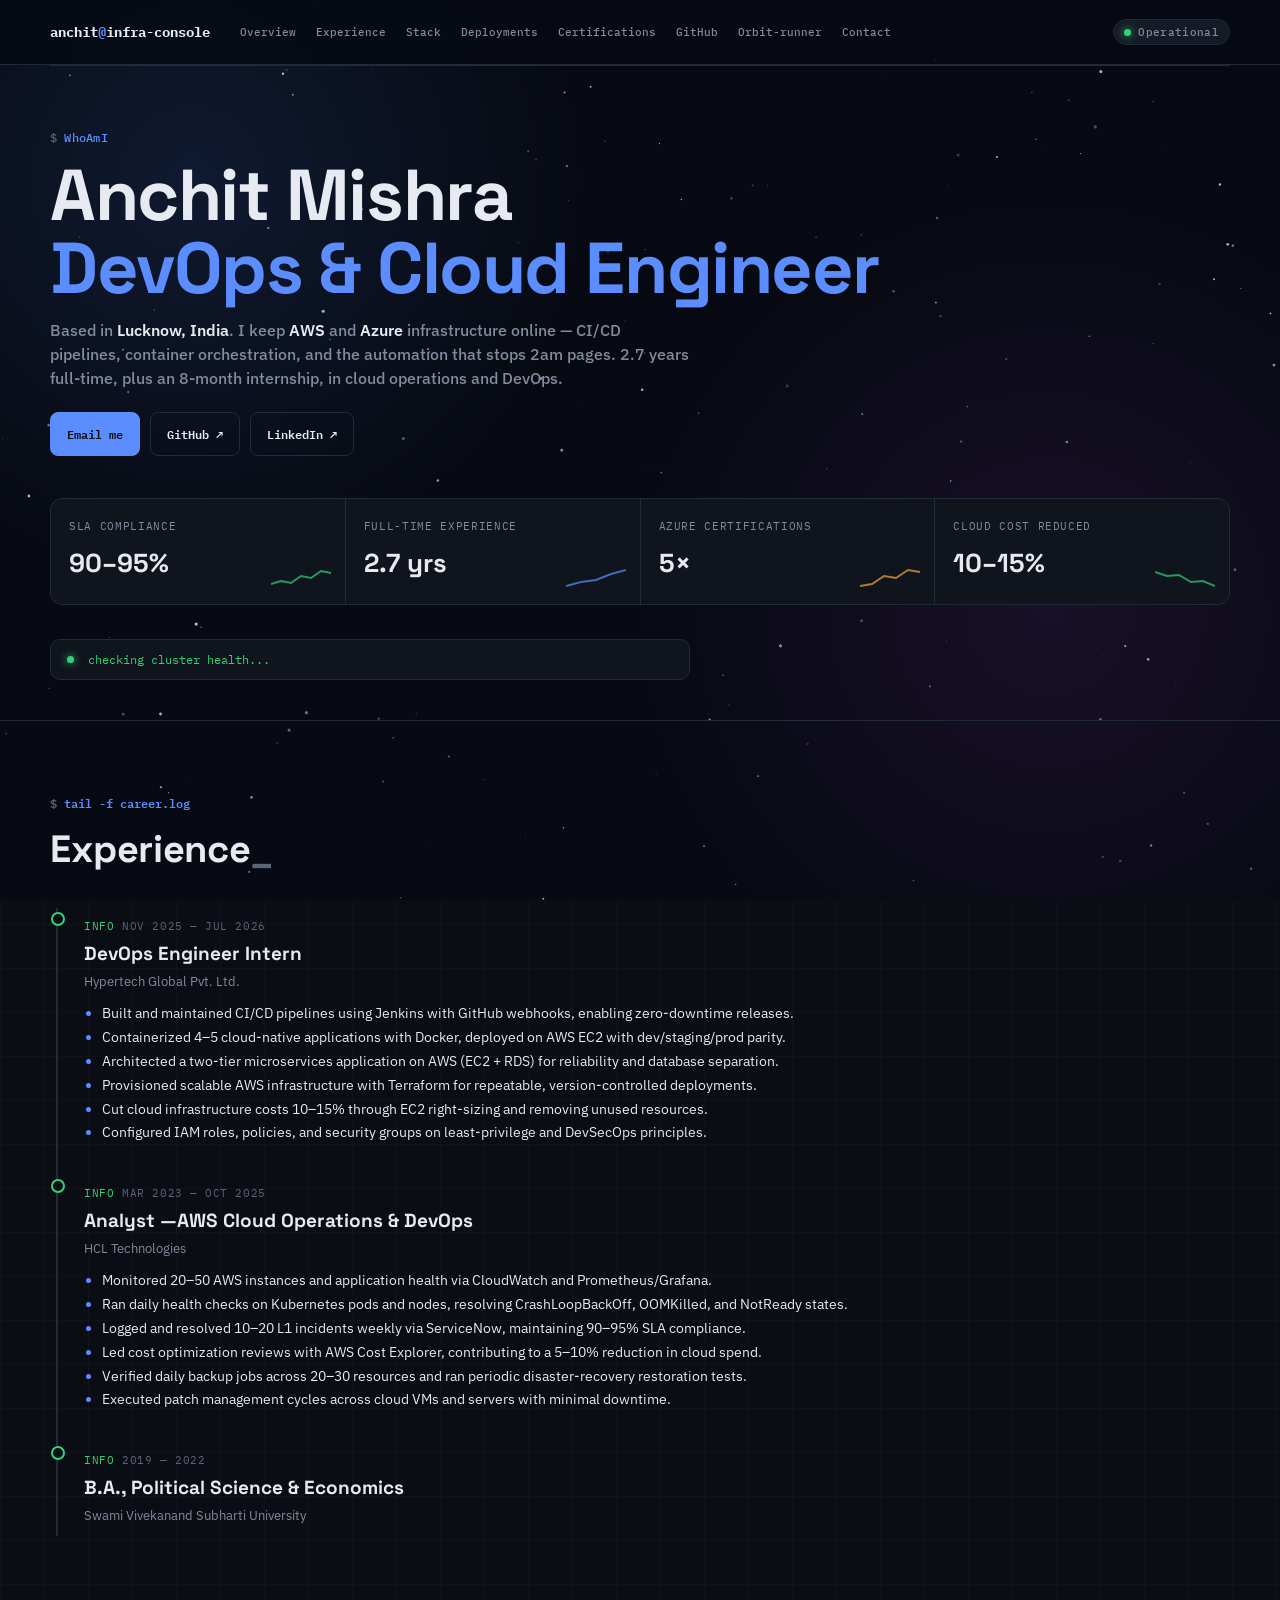
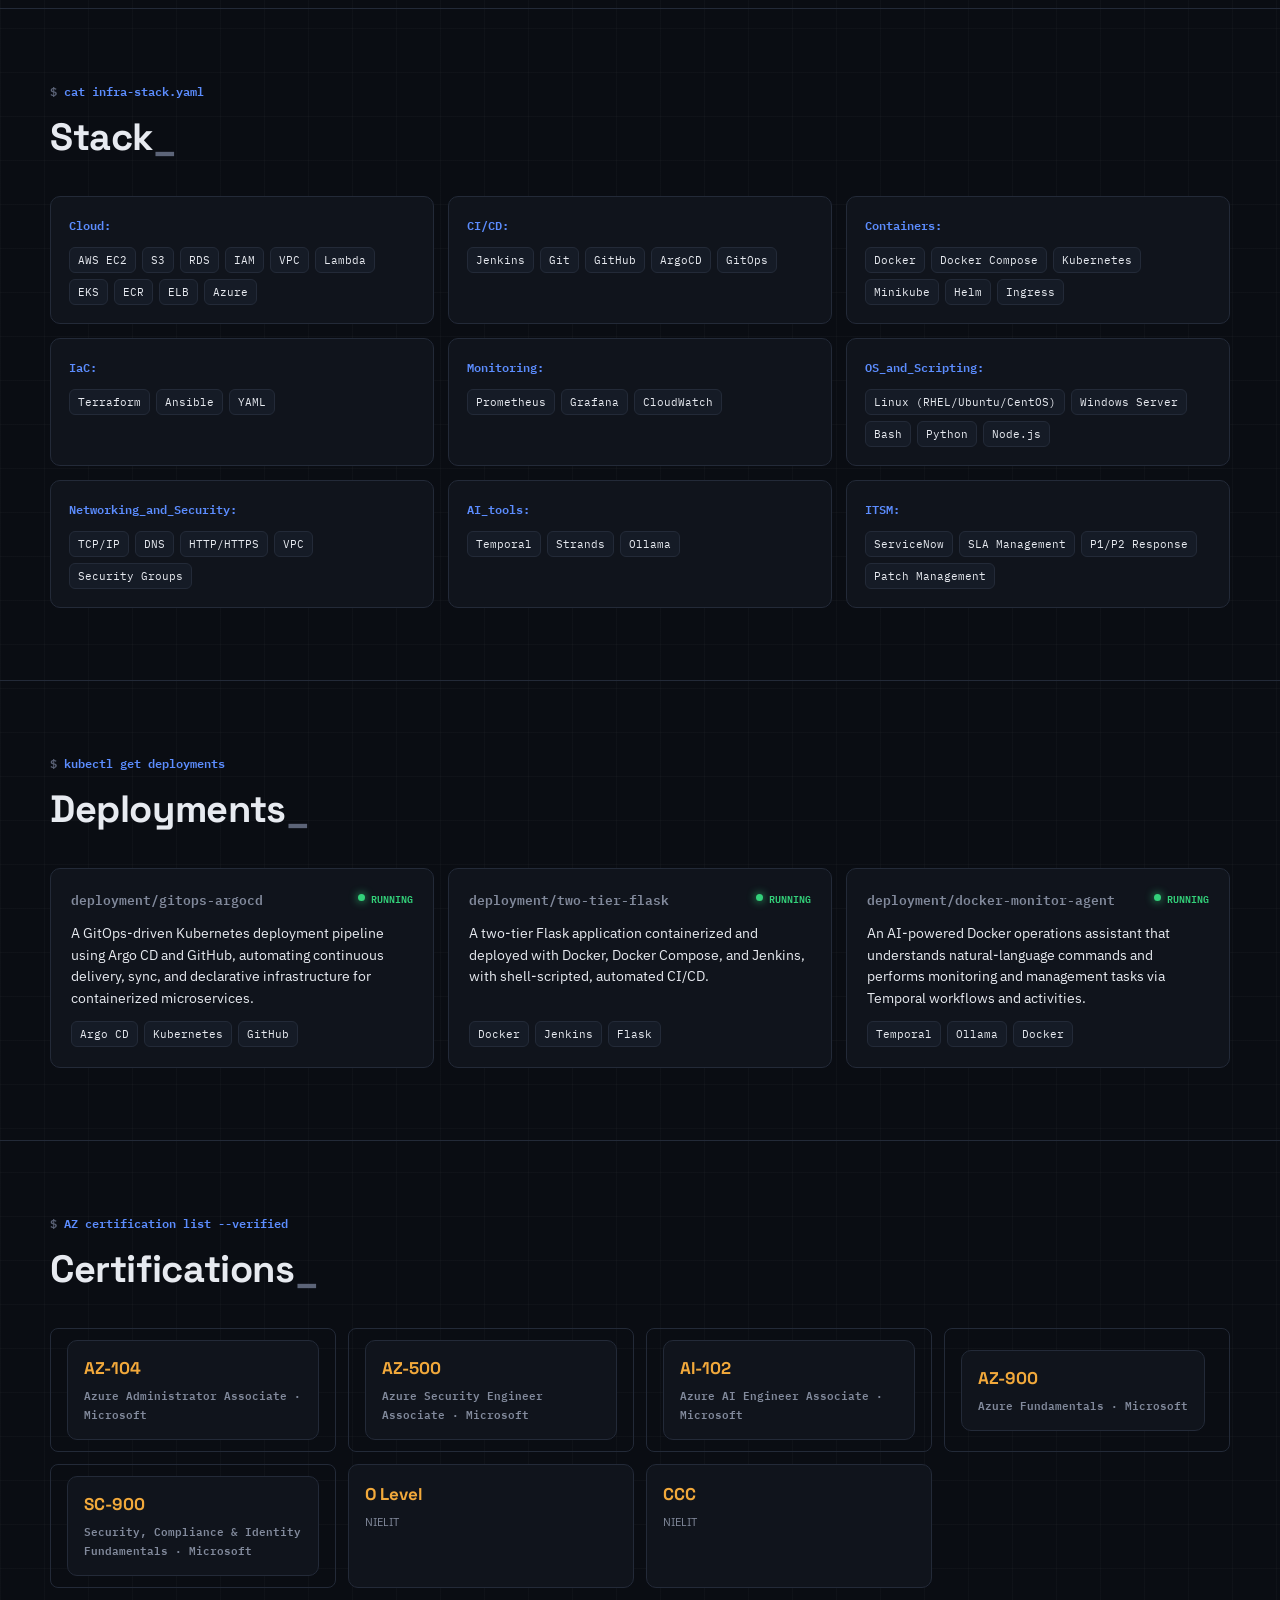
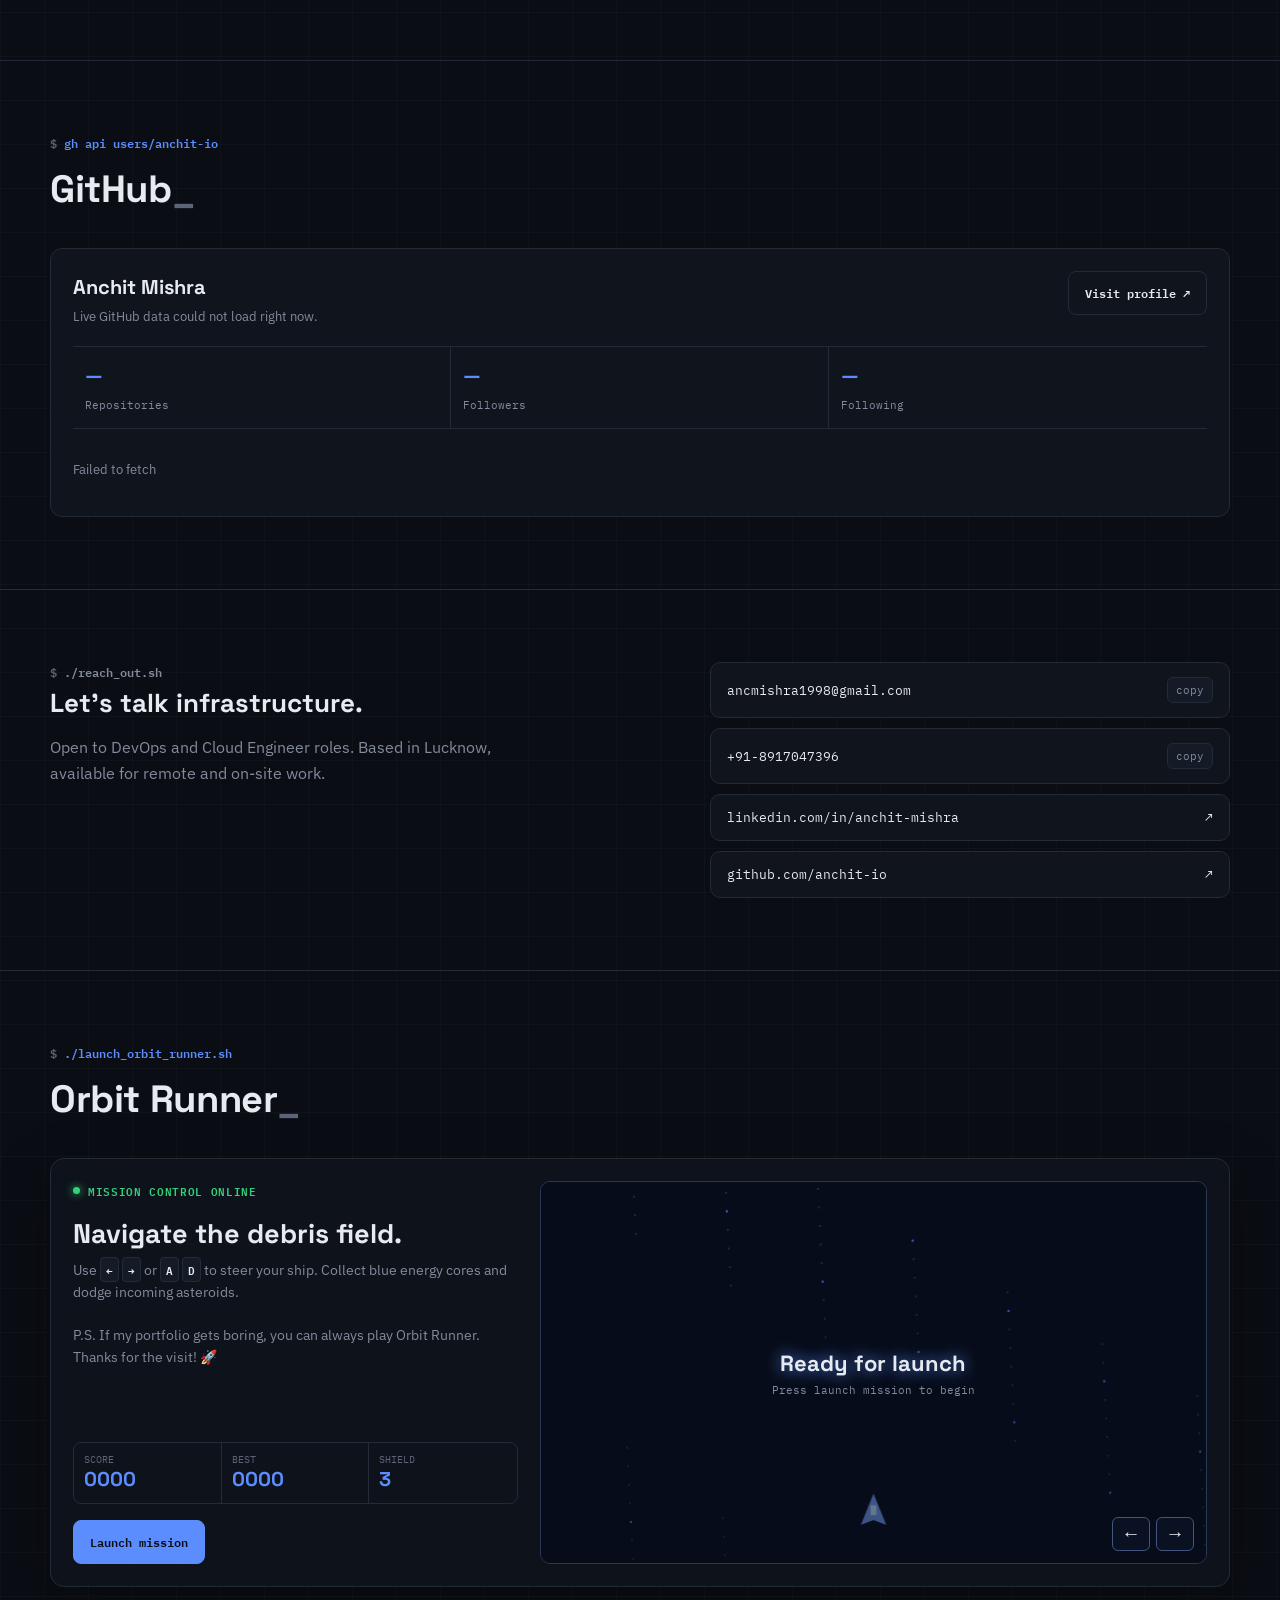
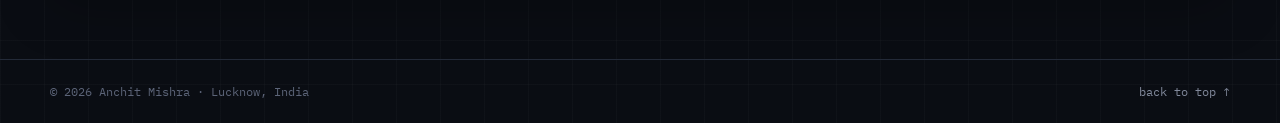
<file: index.html>
<!doctype html>
<html lang="en">
<head>
<meta charset="UTF-8" />
<meta name="viewport" content="width=device-width, initial-scale=1.0" />
<title>Anchit Mishra — DevOps &amp; Cloud Engineer</title>
<meta name="description" content="Anchit Mishra — DevOps and Cloud Engineer. AWS, Azure, Kubernetes, Terraform, CI/CD, and Infrastructure Automation." />
<link rel="preconnect" href="https://fonts.googleapis.com">
<link rel="preconnect" href="https://fonts.gstatic.com" crossorigin>
<link href="https://fonts.googleapis.com/css2?family=Space+Grotesk:wght@500;700&family=IBM+Plex+Mono:wght@400;500;600&family=IBM+Plex+Sans:wght@400;500;600&display=swap" rel="stylesheet">
<link rel="stylesheet" href="styles.css" />
</head>
<body>
<canvas id="space-bg" aria-hidden="true"></canvas>

<header class="top">
  <div class="wrap top-inner">
    <a class="brand" href="#top">anchit<b>@</b>infra-console</a>
    <nav>
      <a href="#overview">Overview</a>
      <a href="#log">Experience</a>
      <a href="#stack">Stack</a>
      <a href="#deployments">Deployments</a>
      <a href="#certs">Certifications</a>
      <a href="#github">GitHub</a>
      <a href="#orbit">Orbit-runner</a>
      <a href="#contact">Contact</a>
    </nav>
    <span class="pill"><i class="dot pulse"></i> Operational</span>
  </div>
</header>

<main id="top">

  <section id="overview" class="hero wrap">
    <div>
      <p class="prompt">WhoAmI</p>
      <h1 class="name">Anchit Mishra<br><em>DevOps &amp; Cloud Engineer</em></h1>
      <p class="role-line">Based in <strong>Lucknow, India</strong>. I keep <strong>AWS</strong> and <strong>Azure</strong> infrastructure online — CI/CD pipelines, container orchestration, and the automation that stops 2am pages. 2.7 years full-time, plus an 8-month internship, in cloud operations and DevOps.</p>
      <div class="hero-ctas">
        <a class="btn primary" href="mailto:ancmishra1998@gmail.com">Email me</a>
        <a class="btn" href="https://github.com/anchit-io" target="_blank" rel="noreferrer">GitHub ↗</a>
        <a class="btn" href="https://linkedin.com/in/anchit-mishra" target="_blank" rel="noreferrer">LinkedIn ↗</a>
      </div>
    </div>

    <div class="stats">
      <div class="stat">
        <span class="k">SLA compliance</span>
        <span class="v">90–95%</span>
        <svg width="60" height="24" viewBox="0 0 60 24"><polyline points="0,18 10,15 20,17 30,10 40,12 50,5 60,7" fill="none" stroke="#33d17a" stroke-width="2"/></svg>
      </div>
      <div class="stat">
        <span class="k">Full-time experience</span>
        <span class="v">2.7 yrs</span>
        <svg width="60" height="24" viewBox="0 0 60 24"><polyline points="0,20 15,16 30,14 45,8 60,4" fill="none" stroke="#5c8dff" stroke-width="2"/></svg>
      </div>
      <div class="stat">
        <span class="k">Azure certifications</span>
        <span class="v">5×</span>
        <svg width="60" height="24" viewBox="0 0 60 24"><polyline points="0,20 12,18 24,10 36,12 48,4 60,6" fill="none" stroke="#f2a93b" stroke-width="2"/></svg>
      </div>
      <div class="stat">
        <span class="k">Cloud cost reduced</span>
        <span class="v">10–15%</span>
        <svg width="60" height="24" viewBox="0 0 60 24"><polyline points="0,6 12,10 24,9 36,16 48,15 60,20" fill="none" stroke="#33d17a" stroke-width="2"/></svg>
      </div>
    </div>

    <div class="ticker">
      <span class="dot pulse"></span>
      <span id="ticker-text">checking cluster health...</span>
    </div>
  </section>

  <section id="log">
    <div class="wrap">
      <p class="eyebrow">tail -f career.log</p>
      <h2 class="title">Experience<span>_</span></h2>
      <div class="log">
        <article class="log-entry">
          <p class="log-meta"><span class="lvl">INFO</span>Nov 2025 — Jul 2026</p>
          <h3>DevOps Engineer Intern</h3>
          <p class="org">Hypertech Global Pvt. Ltd.</p>
          <ul>
            <li>Built and maintained CI/CD pipelines using Jenkins with GitHub webhooks, enabling zero-downtime releases.</li>
            <li>Containerized 4–5 cloud-native applications with Docker, deployed on AWS EC2 with dev/staging/prod parity.</li>
            <li>Architected a two-tier microservices application on AWS (EC2 + RDS) for reliability and database separation.</li>
            <li>Provisioned scalable AWS infrastructure with Terraform for repeatable, version-controlled deployments.</li>
            <li>Cut cloud infrastructure costs 10–15% through EC2 right-sizing and removing unused resources.</li>
            <li>Configured IAM roles, policies, and security groups on least-privilege and DevSecOps principles.</li>
          </ul>
        </article>
        <article class="log-entry">
          <p class="log-meta"><span class="lvl">INFO</span>Mar 2023 — Oct 2025</p>
          <h3>Analyst —AWS Cloud Operations &amp; DevOps</h3>
          <p class="org">HCL Technologies</p>
          <ul>
            <li>Monitored 20–50 AWS instances and application health via CloudWatch and Prometheus/Grafana.</li>
            <li>Ran daily health checks on Kubernetes pods and nodes, resolving CrashLoopBackOff, OOMKilled, and NotReady states.</li>
            <li>Logged and resolved 10–20 L1 incidents weekly via ServiceNow, maintaining 90–95% SLA compliance.</li>
            <li>Led cost optimization reviews with AWS Cost Explorer, contributing to a 5–10% reduction in cloud spend.</li>
            <li>Verified daily backup jobs across 20–30 resources and ran periodic disaster-recovery restoration tests.</li>
            <li>Executed patch management cycles across cloud VMs and servers with minimal downtime.</li>
          </ul>
        </article>
        <article class="log-entry">
          <p class="log-meta"><span class="lvl">INFO</span>2019 — 2022</p>
          <h3>B.A., Political Science &amp; Economics</h3>
          <p class="org">Swami Vivekanand Subharti University</p>
        </article>
      </div>
    </div>
  </section>

  <section id="stack">
    <div class="wrap">
      <p class="eyebrow">cat infra-stack.yaml</p>
      <h2 class="title">Stack<span>_</span></h2>
      <div class="manifest">
        <div class="card">
          <span class="key">Cloud</span>
          <div class="chip-row">
            <span class="chip">AWS EC2</span><span class="chip">S3</span><span class="chip">RDS</span><span class="chip">IAM</span>
            <span class="chip">VPC</span><span class="chip">Lambda</span><span class="chip">EKS</span><span class="chip">ECR</span>
            <span class="chip">ELB</span><span class="chip">Azure</span>
          </div>
        </div>
        <div class="card">
          <span class="key">CI/CD</span>
          <div class="chip-row">
            <span class="chip">Jenkins</span><span class="chip">Git</span><span class="chip">GitHub</span>
            <span class="chip">ArgoCD</span><span class="chip">GitOps</span>
          </div>
        </div>
        <div class="card">
          <span class="key">Containers</span>
          <div class="chip-row">
            <span class="chip">Docker</span><span class="chip">Docker Compose</span><span class="chip">Kubernetes</span>
            <span class="chip">Minikube</span><span class="chip">Helm</span><span class="chip">Ingress</span>
          </div>
        </div>
        <div class="card">
          <span class="key">IaC</span>
          <div class="chip-row">
            <span class="chip">Terraform</span><span class="chip">Ansible</span><span class="chip">YAML</span>
          </div>
        </div>
        <div class="card">
          <span class="key">Monitoring</span>
          <div class="chip-row">
            <span class="chip">Prometheus</span><span class="chip">Grafana</span><span class="chip">CloudWatch</span>
          </div>
        </div>
        <div class="card">
          <span class="key">OS_and_Scripting</span>
          <div class="chip-row">
            <span class="chip">Linux (RHEL/Ubuntu/CentOS)</span><span class="chip">Windows Server</span>
            <span class="chip">Bash</span><span class="chip">Python</span><span class="chip">Node.js</span>
          </div>
        </div>
        <div class="card">
          <span class="key">Networking_and_Security</span>
          <div class="chip-row">
            <span class="chip">TCP/IP</span><span class="chip">DNS</span><span class="chip">HTTP/HTTPS</span>
            <span class="chip">VPC</span><span class="chip">Security Groups</span>
          </div>
        </div>
        <div class="card">
          <span class="key">AI_tools</span>
          <div class="chip-row">
            <span class="chip">Temporal</span><span class="chip">Strands</span><span class="chip">Ollama</span>
          </div>
        </div>
        <div class="card">
          <span class="key">ITSM</span>
          <div class="chip-row">
            <span class="chip">ServiceNow</span><span class="chip">SLA Management</span>
            <span class="chip">P1/P2 Response</span><span class="chip">Patch Management</span>
          </div>
        </div>
      </div>
    </div>
  </section>

  <section id="deployments">
    <div class="wrap">
      <p class="eyebrow">kubectl get deployments</p>
      <h2 class="title">Deployments<span>_</span></h2>
      <div class="deploy-grid">
        <article class="deploy">
          <div class="deploy-head">
            <h3>deployment/gitops-argocd</h3>
            <span class="status-ok"><i class="dot"></i>RUNNING</span>
          </div>
          <p class="desc">A GitOps-driven Kubernetes deployment pipeline using Argo CD and GitHub, automating continuous delivery, sync, and declarative infrastructure for containerized microservices.</p>
          <div class="chip-row"><span class="chip">Argo CD</span><span class="chip">Kubernetes</span><span class="chip">GitHub</span></div>
        </article>
        <article class="deploy">
          <div class="deploy-head">
            <h3>deployment/two-tier-flask</h3>
            <span class="status-ok"><i class="dot"></i>RUNNING</span>
          </div>
          <p class="desc">A two-tier Flask application containerized and deployed with Docker, Docker Compose, and Jenkins, with shell-scripted, automated CI/CD.</p>
          <div class="chip-row"><span class="chip">Docker</span><span class="chip">Jenkins</span><span class="chip">Flask</span></div>
        </article>
        <article class="deploy">
          <div class="deploy-head">
            <h3>deployment/docker-monitor-agent</h3>
            <span class="status-ok"><i class="dot"></i>RUNNING</span>
          </div>
          <p class="desc">An AI-powered Docker operations assistant that understands natural-language commands and performs monitoring and management tasks via Temporal workflows and activities.</p>
          <div class="chip-row"><span class="chip">Temporal</span><span class="chip">Ollama</span><span class="chip">Docker</span></div>
        </article>
      </div>
    </div>
  </section>

  <section id="certs">
    <div class="wrap">
      <p class="eyebrow">AZ certification list --verified</p>
      <h2 class="title">Certifications<span>_</span></h2>
      <div class="cert-grid">
        <a class="btn cert-link" href="https://learn.microsoft.com/api/credentials/share/en-us/AnchitMishra-3533/13E0E98908C54269?sharingId=A4A01CBDAC6F98AF"
       target="_blank" rel="noreferrer">
        <div class="cert"><span class="badge">AZ-104</span><small>Azure Administrator Associate · Microsoft</small></div>
          </a>
        <a class="btn cert-link" href="https://learn.microsoft.com/api/credentials/share/en-us/AnchitMishra-3533/A8698CCA77AD97F3?sharingId=A4A01CBDAC6F98AF"
       target="_blank" rel="noreferrer">
        <div class="cert"><span class="badge">AZ-500</span><small>Azure Security Engineer Associate · Microsoft</small></div>
          </a>
        <a class="btn cert-link" href="https://learn.microsoft.com/api/credentials/share/en-us/AnchitMishra-3533/789EA76940F488BC?sharingId=A4A01CBDAC6F98AF"
       target="_blank" rel="noreferrer">
        <div class="cert"><span class="badge">AI-102</span><small>Azure AI Engineer Associate · Microsoft</small></div>
          </a>
        <a class="btn cert-link" href="https://learn.microsoft.com/api/credentials/share/en-us/AnchitMishra-3533/C198EE9F8854B508?sharingId=A4A01CBDAC6F98AF"
       target="_blank" rel="noreferrer">
        <div class="cert"><span class="badge">AZ-900</span><small>Azure Fundamentals · Microsoft</small></div>
          </a>
        <a class="btn cert-link" href="https://learn.microsoft.com/api/credentials/share/en-us/AnchitMishra-3533/8FD9E5DA20904F03?sharingId=A4A01CBDAC6F98AF"
       target="_blank" rel="noreferrer">
        <div class="cert"><span class="badge">SC-900</span><small>Security, Compliance &amp; Identity Fundamentals · Microsoft</small></div>
          </a>
        <div class="cert"><span class="badge">O Level</span><small>NIELIT</small></div>
        <div class="cert"><span class="badge">CCC</span><small>NIELIT</small></div>
      </div>
    </div>
  </section>

  <section id="github">
    <div class="wrap">
      <p class="eyebrow">gh api users/anchit-io</p>
      <h2 class="title">GitHub<span>_</span></h2>
      <div class="gh-panel">
        <div class="gh-top">
          <div>
            <h3 id="gh-name">Anchit Mishra</h3>
            <p id="gh-bio">Loading public profile…</p>
          </div>
          <a class="btn" id="gh-link" href="https://github.com/anchit-io" target="_blank" rel="noreferrer">Visit profile ↗</a>
        </div>
        <div class="gh-stats">
          <div><strong id="gh-repos">—</strong><span>Repositories</span></div>
          <div><strong id="gh-followers">—</strong><span>Followers</span></div>
          <div><strong id="gh-following">—</strong><span>Following</span></div>
        </div>
        <div class="repo-grid" id="gh-repo-list">
          <p style="grid-column:1/-1;color:var(--muted);font-size:13px">Connecting to GitHub…</p>
        </div>
      </div>
    </div>
  </section>

  <section id="contact">
    <div class="wrap contact-grid">
      <div class="contact-copy">
        <p class="eyebrow">./reach_out.sh</p>
        <h3>Let's talk infrastructure.</h3>
        <p>Open to DevOps and Cloud Engineer roles. Based in Lucknow, available for remote and on-site work.</p>
      </div>
      <div class="contact-list">
        <a class="contact-item" href="mailto:ancmishra1998@gmail.com">
          <span>ancmishra1998@gmail.com</span>
          <button type="button" data-copy="ancmishra1998@gmail.com">copy</button>
        </a>
        <a class="contact-item" href="tel:+918917047396">
          <span>+91-8917047396</span>
          <button type="button" data-copy="+918917047396">copy</button>
        </a>
        <a class="contact-item" href="https://linkedin.com/in/anchit-mishra" target="_blank" rel="noreferrer">
          <span>linkedin.com/in/anchit-mishra</span><span>↗</span>
        </a>
        <a class="contact-item" href="https://github.com/anchit-io" target="_blank" rel="noreferrer">
          <span>github.com/anchit-io</span><span>↗</span>
        </a>
      </div>
    </div>
  </section>

   <section id="orbit" class="orbit-section">
    <div class="wrap">
      <p class="eyebrow">./launch_orbit_runner.sh</p>
      <h2 class="title">Orbit Runner<span>_</span></h2>
      <div class="game-shell">
        <div class="game-copy">
          <span class="game-kicker"><i class="dot pulse"></i> mission control online</span>
          <h3>Navigate the debris field.</h3>
          <p>Use <kbd>←</kbd> <kbd>→</kbd> or <kbd>A</kbd> <kbd>D</kbd> to steer your ship. Collect blue energy cores and dodge incoming asteroids.</p>
          <p class="game-note">P.S. If my portfolio gets boring, you can always play Orbit Runner. Thanks for the visit! 🚀</p>
          <div class="game-stats" aria-live="polite">
            <div><span>score</span><strong id="game-score">0000</strong></div>
            <div><span>best</span><strong id="game-best">0000</strong></div>
            <div><span>shield</span><strong id="game-shield">3</strong></div>
          </div>
          <button class="btn primary game-start" id="game-start" type="button">Launch mission</button>
        </div>
        <div class="game-stage-wrap">
          <canvas id="orbit-game" width="680" height="390" aria-label="Orbit Runner space game"></canvas>
          <div class="game-overlay" id="game-overlay"><span>Ready for launch</span><small>Press launch mission to begin</small></div>
          <div class="game-controls" aria-label="Game controls">
            <button type="button" class="game-control" data-direction="left" aria-label="Move ship left">←</button>
            <button type="button" class="game-control" data-direction="right" aria-label="Move ship right">→</button>
          </div>
        </div>
      </div>
    </div>
  </section>

</main>

<footer>
  <div class="wrap footer-inner">
    <span>© <span id="year"></span> Anchit Mishra · Lucknow, India</span>
    <a href="#top">back to top ↑</a>
  </div>
</footer>

<script src="script.js"></script>
</body>
</html>
</file>
<file: styles.css>
:root{
  --bg:#0a0d13;
  --panel:#10141c;
  --panel-2:#151b26;
  --line:#232a38;
  --text:#e7eaf0;
  --muted:#828a9c;
  --muted-2:#5c6478;
  --ok:#33d17a;
  --warn:#f2a93b;
  --info:#5c8dff;
  --display:'Space Grotesk',sans-serif;
  --mono:'IBM Plex Mono',monospace;
  --body:'IBM Plex Sans',sans-serif;
  --maxw:1180px;
}

*{box-sizing:border-box}
html{scroll-behavior:smooth}
body{
  margin:0;background:var(--bg);color:var(--text);
  font-family:var(--body);line-height:1.6;
  background-image:
    linear-gradient(rgba(231,234,240,0.025) 1px,transparent 1px),
    linear-gradient(90deg,rgba(231,234,240,0.025) 1px,transparent 1px);
  background-size:44px 44px;
}
#space-bg{position:fixed;inset:0;width:100%;height:100%;z-index:-2;pointer-events:none;background:radial-gradient(circle at 15% 20%,rgba(52,95,184,.18),transparent 30%),radial-gradient(circle at 82% 68%,rgba(117,43,157,.16),transparent 34%),#070a12}
@media (prefers-reduced-motion:reduce){
  *{animation-duration:0.001ms!important;animation-iteration-count:1!important;transition-duration:0.001ms!important;}
}

.wrap{width:min(100% - 48px,var(--maxw));margin:0 auto}
a{color:inherit}
.pill{
  display:inline-flex;align-items:center;gap:7px;
  font:500 11px var(--mono);letter-spacing:.03em;
  padding:5px 10px;border:1px solid var(--line);border-radius:99px;color:var(--muted);
  background:var(--panel-2);
}
.dot{width:7px;height:7px;border-radius:50%;background:var(--ok);box-shadow:0 0 8px var(--ok);flex:none}
.dot.pulse{animation:pulse 2.2s ease-in-out infinite}
@keyframes pulse{0%,100%{opacity:1}50%{opacity:.35}}

/* header */
header.top{
  position:sticky;top:0;z-index:20;
  background:rgba(7,10,18,.84);backdrop-filter:blur(10px);
  border-bottom:1px solid var(--line);
}
.top-inner{display:flex;align-items:center;gap:22px;height:64px}
.brand{font:700 14px var(--mono);text-decoration:none;color:var(--text);white-space:nowrap}
.brand b{color:var(--info)}
.top nav{display:flex;gap:20px;margin-left:8px;flex:1;overflow:auto}
.top nav a{font:500 11px var(--mono);color:var(--muted);text-decoration:none;white-space:nowrap}
.top nav a:hover{color:var(--text)}
.menu-btn{display:none;background:none;border:1px solid var(--line);color:var(--text);border-radius:6px;padding:6px 10px;font:12px var(--mono)}

/* hero */
.hero{padding:64px 0 40px;display:grid;gap:34px}
.prompt{font:500 12px var(--mono);color:var(--info);letter-spacing:.02em;margin:0 0 14px}
.prompt::before{content:'$ ';color:var(--muted-2)}
h1.name{
  font-family:var(--display);font-weight:700;
  font-size:clamp(40px,6.4vw,72px);line-height:1.02;letter-spacing:-.02em;margin:0 0 12px;
}
h1.name em{font-style:normal;color:var(--info)}
.role-line{font:500 16px/1.5 var(--body);color:var(--muted);max-width:640px;margin:0 0 22px}
.role-line strong{color:var(--text);font-weight:600}
.hero-ctas{display:flex;flex-wrap:wrap;gap:10px;margin-bottom:8px}
.btn{
  font:600 12px var(--mono);text-decoration:none;padding:11px 16px;border-radius:8px;
  border:1px solid var(--line);color:var(--text);display:inline-flex;align-items:center;gap:8px;
  transition:transform .15s ease,border-color .15s ease,background .15s ease;
}
.btn:hover{transform:translateY(-2px);border-color:var(--info)}
.btn.primary{background:var(--info);border-color:var(--info);color:#0a0d13}
.btn.primary:hover{background:#7aa2ff}

/* stat tiles */
.stats{display:grid;grid-template-columns:repeat(4,1fr);gap:1px;background:var(--line);border:1px solid var(--line);border-radius:12px;overflow:hidden}
.stat{background:var(--panel);padding:20px 18px;position:relative}
.stat .k{font:11px var(--mono);color:var(--muted);text-transform:uppercase;letter-spacing:.06em;margin-bottom:10px;display:block}
.stat .v{font-family:var(--display);font-weight:700;font-size:26px;color:var(--text)}
.stat svg{position:absolute;right:14px;bottom:14px;opacity:.7}

/* live ticker */
.ticker{
  border:1px solid var(--line);background:var(--panel);border-radius:10px;
  padding:12px 16px;display:flex;align-items:center;gap:12px;font:12px var(--mono);color:var(--muted);
  max-width:640px;
}
.ticker .dot{margin-right:2px}
#ticker-text{color:var(--ok)}

/* orbit runner */
.orbit-section{position:relative;overflow:hidden}
.game-shell{display:grid;grid-template-columns:.8fr 1.2fr;gap:22px;align-items:stretch;border:1px solid var(--line);background:rgba(16,20,28,.86);border-radius:14px;padding:22px;box-shadow:0 18px 55px rgba(0,0,0,.25)}
.game-copy{display:flex;flex-direction:column;align-items:flex-start}
.game-kicker{font:600 11px var(--mono);color:var(--ok);letter-spacing:.06em;text-transform:uppercase;display:flex;align-items:center;gap:8px}
.game-copy h3{font:700 27px/1.15 var(--display);margin:18px 0 10px}
.game-copy p{font-size:14px;color:var(--muted);margin:0 0 20px}
kbd{font:600 11px var(--mono);padding:2px 5px;border:1px solid var(--line);border-radius:4px;background:var(--panel-2);color:var(--text)}
.game-stats{display:grid;grid-template-columns:repeat(3,1fr);width:100%;border:1px solid var(--line);border-radius:8px;overflow:hidden;margin-top:auto;margin-bottom:16px}
.game-stats div{padding:10px;border-right:1px solid var(--line)}.game-stats div:last-child{border:0}.game-stats span{display:block;font:10px var(--mono);text-transform:uppercase;color:var(--muted-2)}.game-stats strong{font:700 20px var(--display);color:var(--info)}
.game-start{cursor:pointer}
.game-stage-wrap{position:relative;min-height:300px;border:1px solid #2b3855;border-radius:10px;overflow:hidden;background:#070c1a}
#orbit-game{width:100%;height:100%;display:block;min-height:300px;touch-action:none}
.game-overlay{position:absolute;inset:0;display:grid;place-content:center;text-align:center;gap:6px;background:linear-gradient(rgba(7,12,26,.15),rgba(7,12,26,.58));pointer-events:none;transition:opacity .25s ease}.game-overlay.hidden{opacity:0}.game-overlay span{font:700 22px var(--display);text-shadow:0 0 16px #5c8dff}.game-overlay small{font:11px var(--mono);color:var(--muted)}
.game-controls{position:absolute;right:12px;bottom:12px;display:flex;gap:6px}.game-control{width:38px;height:34px;border:1px solid #41557e;border-radius:6px;background:rgba(11,19,37,.8);color:var(--text);font-size:19px;cursor:pointer}.game-control:hover{border-color:var(--info);color:var(--info)}

/* sections */
section{padding:72px 0;border-top:1px solid var(--line)}
.eyebrow{font:600 12px var(--mono);color:var(--info);margin:0 0 6px}
.eyebrow::before{content:'$ ';color:var(--muted-2)}
h2.title{font-family:var(--display);font-size:clamp(26px,3.6vw,38px);margin:0 0 28px;letter-spacing:-.01em}
h2.title span{color:var(--muted-2)}

/* log / experience */
.log{border-left:2px solid var(--line);margin-left:6px;display:grid;gap:0}
.log-entry{position:relative;padding:0 0 30px 26px}
.log-entry::before{content:'';position:absolute;left:-7px;top:4px;width:10px;height:10px;border-radius:50%;background:var(--bg);border:2px solid var(--ok)}
.log-entry:last-child{padding-bottom:0}
.log-meta{font:11px var(--mono);color:var(--muted-2);text-transform:uppercase;letter-spacing:.05em;margin-bottom:6px}
.log-meta .lvl{color:var(--ok);margin-right:8px}
.log-entry h3{font-family:var(--display);font-size:19px;margin:0 0 2px}
.log-entry .org{color:var(--muted);font-size:13px;margin:0 0 10px}
.log-entry ul{margin:0;padding-left:18px;color:var(--text);font-size:14px;line-height:1.7}
.log-entry li::marker{color:var(--info)}

/* stack / skills manifest */
.manifest{display:grid;grid-template-columns:repeat(3,1fr);gap:14px}
.manifest .card{border:1px solid var(--line);background:var(--panel);border-radius:10px;padding:18px}
.manifest .key{font:600 12px var(--mono);color:var(--info);margin:0 0 12px;display:block}
.manifest .key::after{content:':'}
.chip-row{display:flex;flex-wrap:wrap;gap:6px}
.chip{font:11px var(--mono);color:var(--text);background:var(--panel-2);border:1px solid var(--line);border-radius:6px;padding:5px 8px}

/* deployments / projects */
.deploy-grid{display:grid;grid-template-columns:repeat(3,1fr);gap:14px}
.deploy{border:1px solid var(--line);background:var(--panel);border-radius:10px;padding:20px;display:flex;flex-direction:column;gap:12px;transition:border-color .15s ease,transform .15s ease}
.deploy:hover{border-color:var(--ok);transform:translateY(-3px)}
.deploy-head{display:flex;justify-content:space-between;align-items:start;gap:10px}
.deploy-head h3{font:600 13px var(--mono);margin:0;color:var(--muted)}
.status-ok{font:600 10px var(--mono);color:var(--ok);display:flex;align-items:center;gap:6px;white-space:nowrap}
.deploy p.desc{font-size:13.5px;color:var(--text);margin:0;line-height:1.6}
.deploy .chip-row{margin-top:auto}

/* certifications */
.cert-grid{display:grid;grid-template-columns:repeat(4,1fr);gap:12px}
.cert{border:1px solid var(--line);background:var(--panel);border-radius:10px;padding:16px;text-align:left}
.cert .badge{font-family:var(--display);font-weight:700;font-size:17px;color:var(--warn)}
.cert small{display:block;color:var(--muted);font-size:11px;margin-top:6px}

/* github */
.gh-panel{border:1px solid var(--line);background:var(--panel);border-radius:12px;padding:22px}
.gh-top{display:flex;justify-content:space-between;align-items:start;gap:20px;flex-wrap:wrap}
.gh-top h3{font-family:var(--display);font-size:20px;margin:0 0 4px}
.gh-top p{margin:0;color:var(--muted);font-size:13px}
.gh-stats{display:grid;grid-template-columns:repeat(3,1fr);border-top:1px solid var(--line);border-bottom:1px solid var(--line);margin:18px 0}
.gh-stats div{padding:12px;border-right:1px solid var(--line)}
.gh-stats div:last-child{border-right:0}
.gh-stats strong{display:block;font-family:var(--display);font-size:20px;color:var(--info)}
.gh-stats span{font:11px var(--mono);color:var(--muted)}
.repo-grid{display:grid;grid-template-columns:repeat(3,1fr);gap:10px}
.repo{border:1px solid var(--line);border-radius:8px;padding:12px}
.repo a{font:600 12px var(--mono);text-decoration:none;color:var(--text)}
.repo p{font-size:11.5px;color:var(--muted);margin:6px 0 0}

/* contact */
.contact-grid{display:grid;grid-template-columns:1.1fr .9fr;gap:24px}
.contact-copy h3{font-family:var(--display);font-size:26px;margin:0 0 10px;line-height:1.2}
.contact-copy p{color:var(--muted);max-width:480px}
.contact-list{display:grid;gap:10px;align-content:start}
.contact-item{
  border:1px solid var(--line);background:var(--panel);border-radius:10px;
  padding:14px 16px;display:flex;justify-content:space-between;align-items:center;
  text-decoration:none;color:var(--text);font:13px var(--mono);gap:10px;
}
.contact-item:hover{border-color:var(--info)}
.contact-item button{background:var(--panel-2);border:1px solid var(--line);color:var(--muted);font:11px var(--mono);border-radius:6px;padding:5px 8px;cursor:pointer}
.contact-item button:hover{color:var(--text);border-color:var(--info)}

footer{border-top:1px solid var(--line);padding:24px 0;font:12px var(--mono);color:var(--muted-2)}
.footer-inner{display:flex;justify-content:space-between;flex-wrap:wrap;gap:8px}
footer a{color:var(--muted);text-decoration:none}
footer a:hover{color:var(--text)}

@media (max-width:900px){
  .stats{grid-template-columns:repeat(2,1fr)}
  .manifest,.deploy-grid,.repo-grid{grid-template-columns:repeat(2,1fr)}
  .cert-grid{grid-template-columns:repeat(2,1fr)}
  .contact-grid{grid-template-columns:1fr}
  .top nav{display:none}
  .menu-btn{display:inline-block;margin-left:auto}
  .game-shell{grid-template-columns:1fr}.game-copy{min-height:240px}
}
@media (max-width:560px){
  .stats,.manifest,.deploy-grid,.repo-grid,.cert-grid,.gh-stats{grid-template-columns:1fr}
  .hero{padding:44px 0 30px}
  .game-shell{padding:14px}.game-copy h3{font-size:23px}.game-stage-wrap,#orbit-game{min-height:260px}
}
</file>
